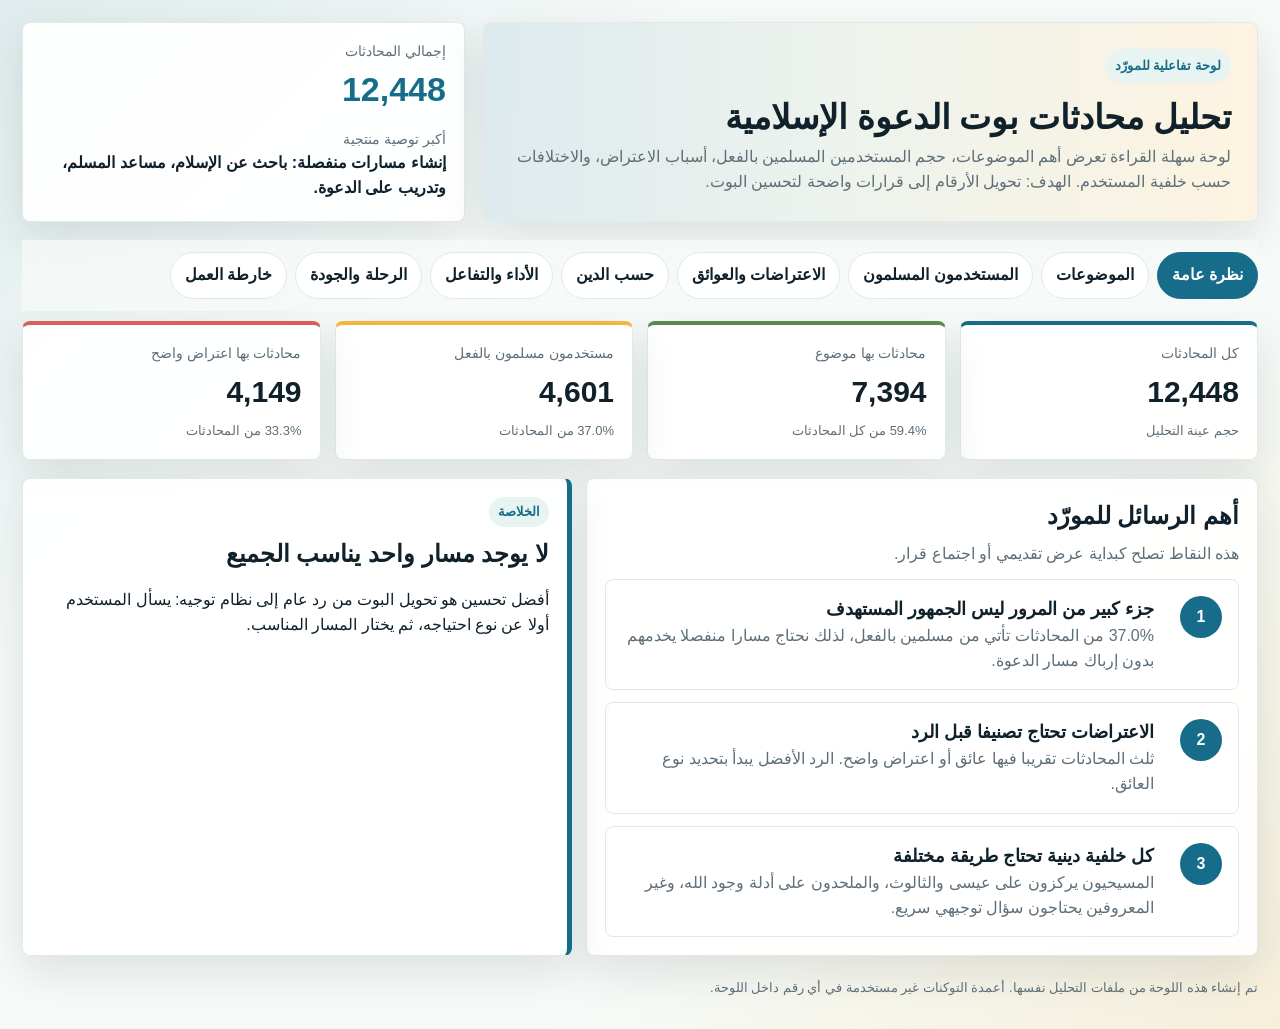
<file: LLM point extraction and analysis/Eng.Menna/islamic_dawah_bot_interactive_dashboard_ar.html>
<!doctype html>
<html lang="ar" dir="rtl">
<head>
  <meta charset="utf-8">
  <meta name="viewport" content="width=device-width, initial-scale=1">
  <title>لوحة تحليل محادثات بوت الدعوة الإسلامية</title>
  <style>
    :root {
      --ink: #10212b;
      --muted: #5f6f79;
      --bg: #f6faf8;
      --panel: #ffffff;
      --line: #dfe9e5;
      --teal: #176d89;
      --green: #5c8a4a;
      --gold: #f4b63e;
      --rose: #d95f59;
      --violet: #6d5bd0;
      --shadow: 0 16px 44px rgba(16, 33, 43, .11);
      --radius: 8px;
    }
    * { box-sizing: border-box; }
    body {
      margin: 0;
      font-family: Arial, Tahoma, sans-serif;
      color: var(--ink);
      background:
        linear-gradient(135deg, rgba(23,109,137,.10), transparent 30%),
        linear-gradient(315deg, rgba(244,182,62,.16), transparent 32%),
        var(--bg);
      line-height: 1.55;
    }
    .shell { max-width: 1480px; margin: 0 auto; padding: 22px; }
    header {
      display: grid;
      grid-template-columns: 1.4fr .8fr;
      gap: 18px;
      align-items: stretch;
      margin-bottom: 18px;
    }
    .hero, .quick-panel, .card, .chart-card, .drawer {
      background: rgba(255,255,255,.92);
      border: 1px solid rgba(223,233,229,.95);
      box-shadow: var(--shadow);
      border-radius: var(--radius);
    }
    .hero { padding: 26px; position: relative; overflow: hidden; }
    .hero::before {
      content: "";
      position: absolute;
      inset: 0;
      background: linear-gradient(90deg, rgba(23,109,137,.14), rgba(92,138,74,.10), rgba(244,182,62,.16));
      pointer-events: none;
    }
    .hero > * { position: relative; }
    .eyebrow {
      display: inline-flex;
      align-items: center;
      gap: 8px;
      padding: 7px 10px;
      border-radius: 999px;
      background: #e8f4f1;
      color: #176d89;
      font-weight: 700;
      font-size: 13px;
    }
    h1 { font-size: 34px; margin: 14px 0 8px; line-height: 1.18; }
    .hero p { max-width: 850px; color: var(--muted); margin: 0; font-size: 16px; }
    .quick-panel { padding: 18px; display: grid; gap: 12px; }
    .big-number { font-size: 34px; font-weight: 800; color: var(--teal); }
    .quick-label { color: var(--muted); font-size: 14px; }
    .nav {
      display: flex;
      flex-wrap: wrap;
      gap: 8px;
      position: sticky;
      top: 0;
      z-index: 20;
      padding: 12px 0;
      backdrop-filter: blur(14px);
      background: rgba(246,250,248,.78);
    }
    .nav button, .control button {
      border: 1px solid var(--line);
      background: #fff;
      color: var(--ink);
      border-radius: 999px;
      padding: 10px 14px;
      font: inherit;
      cursor: pointer;
      transition: .18s ease;
      font-weight: 700;
    }
    .nav button:hover, .control button:hover { transform: translateY(-1px); box-shadow: 0 8px 18px rgba(16,33,43,.10); }
    .nav button.active, .control button.active { background: var(--teal); color: white; border-color: var(--teal); }
    section { display: none; animation: rise .24s ease; }
    section.active { display: block; }
    @keyframes rise { from { opacity: 0; transform: translateY(8px); } to { opacity: 1; transform: none; } }
    .grid { display: grid; gap: 14px; }
    .metrics { grid-template-columns: repeat(4, minmax(0, 1fr)); margin: 10px 0 18px; }
    .card { padding: 18px; min-height: 126px; }
    .card .label { color: var(--muted); font-size: 14px; }
    .card .value { font-size: 30px; font-weight: 800; margin: 5px 0; }
    .card .hint { color: var(--muted); font-size: 13px; }
    .accent-teal { border-top: 4px solid var(--teal); }
    .accent-green { border-top: 4px solid var(--green); }
    .accent-gold { border-top: 4px solid var(--gold); }
    .accent-rose { border-top: 4px solid var(--rose); }
    .two-col { grid-template-columns: minmax(0, 1.1fr) minmax(320px, .9fr); }
    .three-col { grid-template-columns: repeat(3, minmax(0, 1fr)); }
    .chart-card { padding: 18px; overflow: hidden; }
    .chart-head { display: flex; align-items: center; justify-content: space-between; gap: 10px; margin-bottom: 12px; }
    h2 { margin: 0 0 8px; font-size: 24px; }
    h3 { margin: 0; font-size: 18px; }
    .subtle { color: var(--muted); margin: 0; }
    .bar-list { display: grid; gap: 10px; }
    .bar-row {
      display: grid;
      grid-template-columns: minmax(190px, 280px) minmax(180px, 1fr) 86px;
      gap: 12px;
      align-items: center;
      padding: 9px;
      border: 1px solid #edf3f0;
      border-radius: 8px;
      cursor: pointer;
      background: #fff;
    }
    .bar-row:hover { border-color: rgba(23,109,137,.45); background: #f8fcfb; }
    .bar-label { font-weight: 700; }
    .track { height: 20px; border-radius: 999px; background: #e9f1ee; overflow: hidden; position: relative; }
    .fill { height: 100%; min-width: 5px; border-radius: inherit; background: linear-gradient(90deg, var(--teal), #23a0a8); transition: width .55s ease; }
    .fill.green { background: linear-gradient(90deg, var(--green), #8ab15f); }
    .fill.rose { background: linear-gradient(90deg, var(--rose), #f29568); }
    .bar-value { font-weight: 800; direction: ltr; text-align: left; }
    .drawer { padding: 18px; border-right: 5px solid var(--teal); min-height: 160px; }
    .drawer .tag {
      display: inline-block;
      padding: 5px 9px;
      border-radius: 999px;
      background: #e8f4f1;
      color: var(--teal);
      font-weight: 700;
      margin-bottom: 8px;
      font-size: 13px;
    }
    .table-wrap { overflow-x: auto; border: 1px solid var(--line); border-radius: 8px; }
    table { width: 100%; border-collapse: collapse; background: white; min-width: 720px; }
    th, td { padding: 12px; border-bottom: 1px solid var(--line); text-align: right; vertical-align: top; }
    th { background: #f2f6f4; color: #29424d; font-size: 13px; }
    tr:last-child td { border-bottom: 0; }
    .heatmap { display: grid; grid-template-columns: 2fr repeat(4, 1fr); border: 1px solid var(--line); border-radius: 8px; overflow: hidden; }
    .heatmap > div { padding: 12px; border-bottom: 1px solid var(--line); border-left: 1px solid var(--line); background: #fff; }
    .heatmap .head { background: #214f70; color: white; font-weight: 800; }
    .heatmap .cell { text-align: center; font-weight: 800; }
    .playbook-list { display: grid; grid-template-columns: repeat(2, minmax(0, 1fr)); gap: 12px; }
    .playbook {
      border: 1px solid var(--line);
      border-radius: 8px;
      padding: 14px;
      background: #fff;
      cursor: pointer;
      transition: .18s ease;
    }
    .playbook:hover { transform: translateY(-2px); box-shadow: 0 12px 28px rgba(16,33,43,.10); }
    .pill { display:inline-flex; padding: 5px 9px; border-radius: 999px; background:#fff3d8; color:#815a00; font-weight:800; font-size:12px; }
    .roadmap { display: grid; gap: 12px; counter-reset: step; }
    .step {
      display: grid;
      grid-template-columns: 56px 1fr;
      gap: 12px;
      align-items: start;
      padding: 16px;
      border: 1px solid var(--line);
      border-radius: 8px;
      background: white;
    }
    .step::before {
      counter-increment: step;
      content: counter(step);
      display: grid;
      place-items: center;
      width: 42px;
      height: 42px;
      border-radius: 50%;
      background: var(--teal);
      color: white;
      font-weight: 900;
    }
    .search {
      width: 100%;
      border: 1px solid var(--line);
      border-radius: 8px;
      padding: 12px 14px;
      font: inherit;
      margin-bottom: 12px;
      background: white;
    }
    .control { display: flex; flex-wrap: wrap; gap: 8px; margin: 12px 0; }
    footer { color: var(--muted); padding: 22px 0 8px; font-size: 13px; }
    @media (max-width: 980px) {
      header, .two-col, .three-col, .metrics { grid-template-columns: 1fr; }
      .playbook-list { grid-template-columns: 1fr; }
      .bar-row { grid-template-columns: 1fr; }
      .heatmap { grid-template-columns: 1.5fr repeat(4, minmax(72px, 1fr)); font-size: 13px; }
      h1 { font-size: 28px; }
    }
  </style>
</head>
<body>
  <div class="shell">
    <header>
      <div class="hero">
        <span class="eyebrow">لوحة تفاعلية للمورّد</span>
        <h1>تحليل محادثات بوت الدعوة الإسلامية</h1>
        <p>لوحة سهلة القراءة تعرض أهم الموضوعات، حجم المستخدمين المسلمين بالفعل، أسباب الاعتراض، والاختلافات حسب خلفية المستخدم. الهدف: تحويل الأرقام إلى قرارات واضحة لتحسين البوت.</p>
      </div>
      <div class="quick-panel">
        <div>
          <div class="quick-label">إجمالي المحادثات</div>
          <div class="big-number" id="quickTotal"></div>
        </div>
        <div>
          <div class="quick-label">أكبر توصية منتجية</div>
          <strong>إنشاء مسارات منفصلة: باحث عن الإسلام، مساعد المسلم، وتدريب على الدعوة.</strong>
        </div>
      </div>
    </header>

    <nav class="nav" aria-label="أقسام لوحة البيانات">
      <button data-tab="overview" class="active">نظرة عامة</button>
      <button data-tab="topics">الموضوعات</button>
      <button data-tab="muslim">المستخدمون المسلمون</button>
      <button data-tab="barriers">الاعتراضات والعوائق</button>
      <button data-tab="religions">حسب الدين</button>
      <button data-tab="performance">الأداء والتفاعل</button>
      <button data-tab="journey">الرحلة والجودة</button>
      <button data-tab="roadmap">خارطة العمل</button>
    </nav>

    <section id="overview" class="active">
      <div class="grid metrics" id="overviewMetrics"></div>
      <div class="grid two-col">
        <div class="chart-card">
          <div class="chart-head">
            <div>
              <h2>أهم الرسائل للمورّد</h2>
              <p class="subtle">هذه النقاط تصلح كبداية عرض تقديمي أو اجتماع قرار.</p>
            </div>
          </div>
          <div class="roadmap">
            <div class="step"><div><h3>جزء كبير من المرور ليس الجمهور المستهدف</h3><p class="subtle">37.0% من المحادثات تأتي من مسلمين بالفعل، لذلك نحتاج مسارا منفصلا يخدمهم بدون إرباك مسار الدعوة.</p></div></div>
            <div class="step"><div><h3>الاعتراضات تحتاج تصنيفا قبل الرد</h3><p class="subtle">ثلث المحادثات تقريبا فيها عائق أو اعتراض واضح. الرد الأفضل يبدأ بتحديد نوع العائق.</p></div></div>
            <div class="step"><div><h3>كل خلفية دينية تحتاج طريقة مختلفة</h3><p class="subtle">المسيحيون يركزون على عيسى والثالوث، والملحدون على أدلة وجود الله، وغير المعروفين يحتاجون سؤال توجيهي سريع.</p></div></div>
          </div>
        </div>
        <div class="drawer" id="overviewDrawer">
          <span class="tag">الخلاصة</span>
          <h2>لا يوجد مسار واحد يناسب الجميع</h2>
          <p>أفضل تحسين هو تحويل البوت من رد عام إلى نظام توجيه: يسأل المستخدم أولا عن نوع احتياجه، ثم يختار المسار المناسب.</p>
        </div>
      </div>
    </section>

    <section id="topics">
      <div class="grid two-col">
        <div class="chart-card">
          <div class="chart-head">
            <div>
              <h2>أكثر الموضوعات تكرارا</h2>
              <p class="subtle">اضغط على أي شريط لعرض تفسير سريع.</p>
            </div>
          </div>
          <div id="topicBars" class="bar-list"></div>
        </div>
        <div class="drawer" id="topicDrawer"></div>
      </div>
      <div class="chart-card" style="margin-top:14px">
        <h2>أكثر الكلمات/العناوين الأصلية كما استخرجها النموذج</h2>
        <div class="table-wrap"><table id="exactTopicsTable"></table></div>
      </div>
    </section>

    <section id="muslim">
      <div class="grid metrics" id="muslimMetrics"></div>
      <div class="grid two-col">
        <div class="chart-card">
          <h2>أنواع محادثات المسلمين بالفعل</h2>
          <div id="muslimTypeBars" class="bar-list"></div>
        </div>
        <div class="chart-card">
          <h2>ماذا يطلب المسلمون من البوت؟</h2>
          <div id="muslimNeedBars" class="bar-list"></div>
        </div>
      </div>
      <div class="drawer" style="margin-top:14px">
        <span class="tag">قرار منتجي</span>
        <h2>مساعد المسلم ليس ميزة جانبية</h2>
        <p>عندما يكون أكثر من ثلث المرور من مسلمين بالفعل، فالمسار المنفصل يصبح ضروريا: فقه، عبادة، قرآن وحديث، تدريب على الدعوة، ومساعدة في كتابة المحتوى.</p>
      </div>
    </section>

    <section id="barriers">
      <div class="grid two-col">
        <div class="chart-card">
          <div class="chart-head">
            <div>
              <h2>أهم العوائق أمام قبول الإسلام</h2>
              <p class="subtle">اضغط على العائق لمعرفة نوع المحتوى المطلوب.</p>
            </div>
          </div>
          <div id="barrierBars" class="bar-list"></div>
        </div>
        <div class="drawer" id="barrierDrawer"></div>
      </div>
      <div class="chart-card" style="margin-top:14px">
        <h2>خريطة حرارية: العوائق حسب الدين المتوقع</h2>
        <p class="subtle">اللون الأقوى يعني عددا أعلى داخل نفس الجدول.</p>
        <div id="heatmap" class="heatmap"></div>
      </div>
    </section>

    <section id="religions">
      <div class="grid two-col">
        <div class="chart-card">
          <h2>حجم المحادثات حسب الدين المتوقع</h2>
          <input id="religionSearch" class="search" type="search" placeholder="ابحث عن شريحة مثل: المسيحية، الإلحاد، الإسلام">
          <div id="religionBars" class="bar-list"></div>
        </div>
        <div class="drawer" id="religionDrawer"></div>
      </div>
      <div class="chart-card" style="margin-top:14px">
        <h2>بطاقات مختصرة لكل شريحة</h2>
        <div id="playbooks" class="playbook-list"></div>
      </div>
    </section>

    <section id="performance">
      <div class="grid metrics" id="performanceMetrics"></div>
      <div class="grid two-col">
        <div class="chart-card">
          <h2>اللغات الأكثر استخداما</h2>
          <p class="subtle">العربية والإنجليزية تمثلان معظم المحادثات، لذلك تحسينهما له أثر مباشر.</p>
          <div id="languageBars" class="bar-list"></div>
        </div>
        <div class="chart-card">
          <h2>جودة البوت حسب اللغة</h2>
          <p class="subtle">الدرجة من 5. اللغات الصغيرة جدا غير معروضة حتى لا نعتمد على عينات ضعيفة.</p>
          <div id="languageQualityBars" class="bar-list"></div>
        </div>
      </div>
      <div class="grid two-col" style="margin-top:14px">
        <div class="chart-card">
          <h2>درجات التفاعل</h2>
          <p class="subtle">ما يقرب من نصف المحادثات لا تصل إلى تفاعل حقيقي.</p>
          <div id="engagementBars" class="bar-list"></div>
        </div>
        <div class="chart-card">
          <h2>من يقود المحادثة؟</h2>
          <p class="subtle">المحادثات المتوازنة تحقق تفاعلا أعلى بكثير من محادثات يسيطر عليها البوت.</p>
          <div id="flowBars" class="bar-list"></div>
        </div>
      </div>
      <div class="grid two-col" style="margin-top:14px">
        <div class="chart-card">
          <h2>حالة المستخدم عند البداية</h2>
          <div id="moodBars" class="bar-list"></div>
        </div>
        <div class="chart-card">
          <h2>كيف تنتهي المحادثات؟</h2>
          <div id="endingBars" class="bar-list"></div>
        </div>
      </div>
      <div class="drawer" style="margin-top:14px">
        <span class="tag">تشخيص الأداء</span>
        <h2>المشكلة ليست عداء المستخدمين، بل أسلوب الحوار</h2>
        <p>أغلب المستخدمين يبدأون محايدين، لكن 59.4% يختفون قبل الوصول إلى نتيجة. وعندما يكون الحوار متوازنا يصل متوسط التفاعل إلى 4.26، بينما ينخفض إلى 1.81 عندما يسيطر البوت على الكلام. هذا يعني أن أكبر فرصة تحسين هي أن يسأل البوت أكثر ويستمع أكثر ويقلل المحاضرات الطويلة.</p>
      </div>
    </section>

    <section id="journey">
      <div class="grid metrics" id="journeyMetrics"></div>
      <div class="grid two-col">
        <div class="chart-card">
          <h2>نية المستخدم الحقيقية</h2>
          <p class="subtle">ليس كل زائر فرصة تحويل. الهدف هو التعرف بسرعة على الباحث الجاد ورعايته.</p>
          <div id="intentBars" class="bar-list"></div>
        </div>
        <div class="chart-card">
          <h2>رحلة غير المسلمين داخل مسار الدعوة</h2>
          <p class="subtle">العينة هنا 5,013 محادثة دعوية مع غير المسلمين.</p>
          <div id="funnelBars" class="bar-list"></div>
        </div>
      </div>
      <div class="grid two-col" style="margin-top:14px">
        <div class="chart-card">
          <h2>إلقاء النصوص الطويلة</h2>
          <p class="subtle">عندما يلقي البوت نصوصا عامة طويلة تنخفض الجودة بوضوح.</p>
          <div id="scriptBars" class="bar-list"></div>
        </div>
        <div class="chart-card">
          <h2>توزيع جودة ردود البوت</h2>
          <p class="subtle">معظم الردود مقبولة لكنها عامة؛ الفرصة هي رفع درجات 3 إلى 4 و5.</p>
          <div id="qualityBars" class="bar-list"></div>
        </div>
      </div>
      <div class="chart-card" style="margin-top:14px">
        <h2>متوسط الجودة حسب نوع المحادثة</h2>
        <div id="qualityPurposeBars" class="bar-list"></div>
      </div>
      <div class="drawer" style="margin-top:14px">
        <span class="tag">فرصة التحسين</span>
        <h2>التحويل موجود، لكن المرحلة الأخيرة ضعيفة</h2>
        <p>يوجد 2,013 باحثا جادا و262 مستخدما أظهروا اهتماما بالدخول في الإسلام. وفي مسار الدعوة لغير المسلمين، أعلن 146 مستخدما الدخول في الإسلام، لكن عدد القريبين من القرار قليل جدا. لذلك يجب التركيز على نقل المستخدم من مرحلة فهم الأدلة إلى مرحلة قرار واضحة، بدون ضغط أو إطالة.</p>
      </div>
    </section>

    <section id="roadmap">
      <div class="chart-card">
        <h2>خارطة عمل مقترحة للمورّد</h2>
        <p class="subtle">مرتبة حسب الأثر المتوقع وسهولة النقاش مع فريق المنتج.</p>
        <div class="roadmap" style="margin-top:12px">
          <div class="step"><div><h3>سؤال توجيهي في بداية المحادثة</h3><p>يفصل الباحث عن الإسلام عن المسلم وعن المستخدم خارج الموضوع. هذا يقلل الردود الطويلة غير المناسبة.</p></div></div>
          <div class="step"><div><h3>مسار مساعد المسلم</h3><p>لأن 37.0% من المحادثات تأتي من مسلمين بالفعل. المسار يخدم الفقه والعبادة والتدريب على الدعوة.</p></div></div>
          <div class="step"><div><h3>محرك يحدد الاعتراض أولا</h3><p>يصنف الاعتراض إلى عقلي، عاطفي، أخلاقي، أو متعلق بالنصوص، ثم يختار الرد المناسب.</p></div></div>
          <div class="step"><div><h3>نصوص مختلفة حسب خلفية المستخدم</h3><p>المسيحي يحتاج مسار عيسى والثالوث، والملحد يحتاج مسار أدلة الخالق، وغير المعروف يحتاج سؤال تحديد سريع.</p></div></div>
          <div class="step"><div><h3>مراجعة شهرية للفئات الطويلة</h3><p>فئات أخرى/طويلة الذيل تحتوي على إشارات مبكرة لموضوعات جديدة يجب تحويلها إلى محتوى تدريبي.</p></div></div>
        </div>
      </div>
      <div class="chart-card" style="margin-top:14px">
        <h2>ملفات التحليل المصدر</h2>
        <div class="table-wrap"><table id="sourceTable"></table></div>
      </div>
    </section>

    <footer>تم إنشاء هذه اللوحة من ملفات التحليل نفسها. أعمدة التوكنات غير مستخدمة في أي رقم داخل اللوحة.</footer>
  </div>

  <script>
    const DATA = {"metrics": {"total": 12448, "topicConversations": 7394, "noTopic": 5054, "topicMentions": 22028, "muslim": 4601, "muslimShare": "37.0%", "nonMuslim": 7847, "barrierConversations": 4149, "barrierShare": "33.3%", "barrierMentions": 8732, "religionProfiles": 10, "botDominated": 9876, "botDominatedShare": "79.3%", "ghosted": 7391, "ghostedShare": "59.4%", "scriptDumping": 3853, "scriptDumpingShare": "31.0%", "converted": 146}, "topicRows": [{"label": "العبادات وأركان الإسلام", "source": "Islamic Practice and Pillars", "value": 1862, "conversations": 1313, "share": "17.8%", "note": "Five Pillars of Islam, Salah, Wudu, Dua, Pillars of Islam"}, {"label": "التوحيد", "source": "Tawhid / Monotheism", "value": 1596, "conversations": 1511, "share": "20.4%", "note": "Tawhid, Tawheed, Monotheism, Oneness of God, Shirk"}, {"label": "القرآن: الحفظ والمصداقية والدراسة", "source": "Quran: Preservation, Authenticity, and Study", "value": 1523, "conversations": 1228, "share": "16.6%", "note": "Quranic preservation, Preservation of the Quran, Scientific miracles in the Quran, Quran, Authenticity of the Quran"}, {"label": "عيسى عليه السلام: طبيعته ومكانته", "source": "Jesus: Nature, Divinity, and Role", "value": 1374, "conversations": 1133, "share": "15.3%", "note": "Divinity of Jesus, Nature of Jesus, Prophethood of Jesus, Crucifixion of Jesus, Divinity of Christ"}, {"label": "أدلة وجود الخالق", "source": "Creator / Existence Arguments", "value": 1270, "conversations": 839, "share": "11.3%", "note": "Existence of a Creator, Existence of God, Fine-tuning of the universe, Origin of the universe, Purpose of creation"}, {"label": "المرأة والحجاب والزواج", "source": "Women, Modesty, and Marriage", "value": 836, "conversations": 614, "share": "8.3%", "note": "Hijab, Niqab, Polygamy, Modesty, Women's rights in Islam"}, {"label": "النبوة والنبي محمد", "source": "Prophethood and Prophet Muhammad", "value": 821, "conversations": 773, "share": "10.5%", "note": "Prophethood of Muhammad, Prophethood, Finality of Prophethood, Prophet Muhammad, Prophet Muhammad's marriage to Aisha"}, {"label": "الثالوث", "source": "Trinity", "value": 727, "conversations": 727, "share": "9.8%", "note": "Trinity, The Trinity, Rejection of Trinity, Holy Trinity, Refutation of Trinity"}, {"label": "الكتاب المقدس والنبوءات", "source": "Bible, Scripture, and Biblical Prophecy", "value": 681, "conversations": 583, "share": "7.9%", "note": "Biblical interpretation, Biblical corruption, Deuteronomy 18:18, Biblical contradictions, Preservation of Scripture"}, {"label": "الشريعة والأخلاق والقضايا الاجتماعية", "source": "Islamic Law, Ethics, and Social Issues", "value": 673, "conversations": 575, "share": "7.8%", "note": "Jihad, Islamic jurisprudence, Slavery in Islam, Apostasy, Prohibition of pork"}, {"label": "الدعوة والحوار بين الأديان", "source": "Dawah and Interfaith Dialogue", "value": 552, "conversations": 471, "share": "6.4%", "note": "Dawah methodology, Interfaith dialogue techniques, Interfaith communication, Interfaith dialogue, Christian-Muslim dialogue"}, {"label": "صفات الله", "source": "God's Nature and Attributes", "value": 538, "conversations": 523, "share": "7.1%", "note": "Nature of God, Attributes of Allah, Attributes of God, Nature of Allah, Concept of God"}], "exactTopicRows": [{"label": "Tawhid", "value": 906, "conversations": 906}, {"label": "Trinity", "value": 723, "conversations": 723}, {"label": "Divinity of Jesus", "value": 449, "conversations": 449}, {"label": "Dawah methodology", "value": 299, "conversations": 299}, {"label": "Nature of Jesus", "value": 280, "conversations": 280}, {"label": "Existence of a Creator", "value": 229, "conversations": 229}, {"label": "Nature of God", "value": 225, "conversations": 225}, {"label": "Purpose of life", "value": 225, "conversations": 225}, {"label": "Shahada", "value": 224, "conversations": 224}, {"label": "Five Pillars of Islam", "value": 207, "conversations": 207}, {"label": "Tawheed", "value": 204, "conversations": 204}, {"label": "Existence of God", "value": 180, "conversations": 180}], "muslimTypeRows": [{"label": "إرشاد إسلامي", "value": 2690, "share": "58.5%"}, {"label": "تدريب على الدعوة", "value": 838, "share": "18.2%"}, {"label": "تفاعل قليل أو معدوم", "value": 537, "share": "11.7%"}, {"label": "خارج نطاق الموضوع", "value": 311, "share": "6.8%"}, {"label": "مساعدة في المحتوى", "value": 117, "share": "2.5%"}, {"label": "نقاش عقائدي", "value": 37, "share": "0.8%"}, {"label": "دعوة", "value": 34, "share": "0.7%"}, {"label": "دعم نفسي أو شخصي", "value": 29, "share": "0.6%"}, {"label": "مسلم يتعلم الأساسيات", "value": 8, "share": "0.2%"}], "muslimNeedRows": [{"label": "فقه وإرشاد إسلامي", "value": 2251, "share": "48.9%"}, {"label": "خارج الموضوع أو تفاعل ضعيف", "value": 1125, "share": "24.5%"}, {"label": "تدريب على الدعوة والرد على الشبهات", "value": 926, "share": "20.1%"}, {"label": "دعم نفسي أو شخصي", "value": 158, "share": "3.4%"}, {"label": "مساعدة في الكتابة والمحتوى", "value": 119, "share": "2.6%"}, {"label": "احتياج آخر لمستخدم مسلم", "value": 12, "share": "0.3%"}, {"label": "تعلم أساسيات العقيدة والقرآن والحديث", "value": 10, "share": "0.2%"}], "barrierRows": [{"label": "أدلة وجود الله / الشك العقلي", "source": "Evidence for God / Logical Skepticism", "type": "Intellectual / Philosophical", "value": 1452, "mentions": 1857, "share": "35.0%", "need": "مكتبة قصيرة لأدلة وجود الخالق: السببية، الإتقان، الغاية، وسؤال من خلق الله؟"}, {"label": "ضعف الاهتمام أو عدم الرغبة", "source": "Apathy / Lack of Interest", "type": "Emotional / Motivational", "value": 1046, "mentions": 1049, "share": "25.2%", "need": "أسلوب هادئ يبدأ بالاهتمام والمعنى، بدون إطالة أو ضغط على المستخدم."}, {"label": "الثالوث وألوهية عيسى في العقيدة المسيحية", "source": "Christian Doctrine: Trinity and Jesus' Divinity", "type": "Intellectual / Theological", "value": 710, "mentions": 1141, "share": "17.1%", "need": "مسار واضح عن التوحيد ومكانة عيسى عليه السلام، والثالوث والخلاص والصلب."}, {"label": "اعتراضات أخلاقية: المرأة والجنس والأسرة", "source": "Moral Objections: Gender, Sexual Ethics, and Family", "type": "Moral / Social", "value": 381, "mentions": 543, "share": "9.2%", "need": "إجابات حساسة عن المرأة والحجاب والزواج والأسرة بنبرة رحيمة."}, {"label": "موثوقية النصوص الدينية وحفظها", "source": "Scripture Authority and Preservation", "type": "Intellectual / Textual", "value": 300, "mentions": 351, "share": "7.2%", "need": "شرح حفظ القرآن ومعايير معرفة الوحي الصحيح ومقارنة النصوص."}, {"label": "النبوة والنبي محمد", "source": "Prophethood and Prophet Muhammad", "type": "Intellectual / Theological", "value": 291, "mentions": 333, "share": "7.0%", "need": "عرض دلائل النبوة وشخصية النبي محمد والرد على الشبهات المتكررة."}, {"label": "مشكلة في تجربة البوت وليست اعتراضا حقيقيا", "source": "Bot / UX Friction Instead of Real Objection", "type": "Bot Training / UX", "value": 197, "mentions": 252, "share": "4.7%", "need": "تحسين تجربة البوت: أسئلة أقصر، فهم أفضل، وردود أقل عمومية."}, {"label": "العنف والإرهاب والصورة الإعلامية السلبية", "source": "Violence, Terrorism, and Negative Media Image", "type": "Moral / Media Perception", "value": 192, "mentions": 262, "share": "4.6%", "need": "تفريق واضح بين الإسلام وتصرفات الأفراد، مع شرح الرحمة والعدل."}, {"label": "الهوية والثقافة والتكلفة الاجتماعية", "source": "Identity, Culture, and Social Cost", "type": "Cultural / Social", "value": 169, "mentions": 186, "share": "4.1%", "need": "مراجعة أمثلة المحادثات لتحديد هل نحتاج مسارا جديدا."}, {"label": "ارتباك مذهبي داخل الإسلام", "source": "Sectarian Confusion / Intra-Muslim Complexity", "type": "Intellectual / Community", "value": 105, "mentions": 129, "share": "2.5%", "need": "مراجعة أمثلة المحادثات لتحديد هل نحتاج مسارا جديدا."}, {"label": "Distrust, Trauma, or Personal Suffering", "source": "Distrust, Trauma, or Personal Suffering", "type": "Emotional / Trust", "value": 61, "mentions": 66, "share": "1.5%", "need": "مراجعة أمثلة المحادثات لتحديد هل نحتاج مسارا جديدا."}, {"label": "Free Will, Predestination, and Divine Justice", "source": "Free Will, Predestination, and Divine Justice", "type": "Intellectual / Philosophical", "value": 56, "mentions": 69, "share": "1.3%", "need": "مراجعة أمثلة المحادثات لتحديد هل نحتاج مسارا جديدا."}], "matrix": [{"label": "أدلة وجود الله / الشك العقلي", "Christianity": 462, "Atheism": 573, "Islam": 37, "Unknown": 101}, {"label": "ضعف الاهتمام أو عدم الرغبة", "Christianity": 251, "Atheism": 21, "Islam": 1, "Unknown": 588}, {"label": "الثالوث وألوهية عيسى في العقيدة المسيحية", "Christianity": 658, "Atheism": 5, "Islam": 40, "Unknown": 1}, {"label": "اعتراضات أخلاقية: المرأة والجنس والأسرة", "Christianity": 99, "Atheism": 57, "Islam": 52, "Unknown": 114}, {"label": "موثوقية النصوص الدينية وحفظها", "Christianity": 197, "Atheism": 31, "Islam": 40, "Unknown": 13}, {"label": "النبوة والنبي محمد", "Christianity": 127, "Atheism": 26, "Islam": 55, "Unknown": 45}, {"label": "مشكلة في تجربة البوت وليست اعتراضا حقيقيا", "Christianity": 31, "Atheism": 18, "Islam": 98, "Unknown": 30}, {"label": "العنف والإرهاب والصورة الإعلامية السلبية", "Christianity": 72, "Atheism": 20, "Islam": 27, "Unknown": 45}], "religionRows": [{"label": "الإسلام", "source": "Islam", "value": 4552, "share": "36.6%", "topics": "Other / Long-tail Topics (3100); Islamic Practice and Pillars (1338); Quran: Preservation, Authenticity, and Study (783)", "objections": "Other / Unclustered Barrier (515); Bot / UX Friction Instead of Real Objection (135); Moral Objections: Gender, Sexual Ethics, and Family (68)", "script": "حوّل المستخدم إلى مسار مساعد المسلم: فقه، عبادة، قرآن وحديث، توبة، وتدريب على الدعوة.", "mood": "Neutral -> Ghosted"}, {"label": "غير معروف", "source": "Unknown", "value": 4412, "share": "35.4%", "topics": "Other / Long-tail Topics (850); Islamic Practice and Pillars (279); Quran: Preservation, Authenticity, and Study (245)", "objections": "Apathy / Lack of Interest (590); Other / Unclustered Barrier (166); Moral Objections: Gender, Sexual Ethics, and Family (165)", "script": "ابدأ بسؤال قصير لتحديد هل المستخدم مسلم، باحث، خارج الموضوع، أو يريد مساعدة أخرى.", "mood": "Neutral -> Ghosted"}, {"label": "المسيحية", "source": "Christianity", "value": 2036, "share": "16.4%", "topics": "Jesus: Nature, Divinity, and Role (1043); Other / Long-tail Topics (881); Tawhid / Monotheism (781)", "objections": "Christian Doctrine: Trinity and Jesus' Divinity (1080); Other / Unclustered Barrier (834); Evidence for God / Logical Skepticism (507)", "script": "ابدأ بالتوحيد ومكانة عيسى في الإسلام، ثم عالج الثالوث والخلاص والكتاب المقدس بهدوء.", "mood": "Neutral -> Ghosted"}, {"label": "الإلحاد", "source": "Atheism", "value": 671, "share": "5.4%", "topics": "Creator / Existence Arguments (665); Other / Long-tail Topics (447); Quran: Preservation, Authenticity, and Study (146)", "objections": "Evidence for God / Logical Skepticism (842); Other / Unclustered Barrier (464); Moral Objections: Gender, Sexual Ethics, and Family (83)", "script": "ابدأ بأدلة وجود الخالق والمعنى والغاية، ولا تبدأ بالنصوص الدينية مباشرة.", "mood": "Neutral -> Ghosted"}, {"label": "الهندوسية", "source": "Hinduism", "value": 212, "share": "1.7%", "topics": "Other / Long-tail Topics (125); Tawhid / Monotheism (115); Shahada / Conversion (57)", "objections": "Other / Unclustered Barrier (83); Apathy / Lack of Interest (53); Evidence for God / Logical Skepticism (32)", "script": "ركز على التوحيد الخالص، معنى الوحي، واحترام خلفية المستخدم.", "mood": "Neutral -> Ghosted"}, {"label": "اللاأدرية", "source": "Agnosticism", "value": 161, "share": "1.3%", "topics": "Other / Long-tail Topics (163); Creator / Existence Arguments (84); Divine Justice, Free Will, and Evil (48)", "objections": "Evidence for God / Logical Skepticism (143); Other / Unclustered Barrier (128); Moral Objections: Gender, Sexual Ethics, and Family (22)", "script": "استخدم أسلوب اكتشاف هادئ: ما الحقيقة؟ ما الدليل؟ وما معنى وجود خالق؟", "mood": "Neutral -> Ghosted"}, {"label": "غير متدين", "source": "Irreligion", "value": 107, "share": "0.9%", "topics": "Other / Long-tail Topics (86); Creator / Existence Arguments (45); Purpose of Life / Creation (26)", "objections": "Other / Unclustered Barrier (77); Evidence for God / Logical Skepticism (51); Apathy / Lack of Interest (29)", "script": "اسأل سؤالا قصيرا لتحديد الحاجة قبل تقديم إجابة طويلة.", "mood": "Neutral -> Ghosted"}, {"label": "أخرى", "source": "Other", "value": 106, "share": "0.9%", "topics": "Other / Long-tail Topics (121); Tawhid / Monotheism (34); Prophethood and Prophet Muhammad (28)", "objections": "Other / Unclustered Barrier (92); Evidence for God / Logical Skepticism (45); Apathy / Lack of Interest (23)", "script": "اسأل سؤالا قصيرا لتحديد الحاجة قبل تقديم إجابة طويلة.", "mood": "Neutral -> Ghosted"}, {"label": "البوذية", "source": "Buddhism", "value": 103, "share": "0.8%", "topics": "Other / Long-tail Topics (76); Creator / Existence Arguments (43); Purpose of Life / Creation (23)", "objections": "Apathy / Lack of Interest (45); Evidence for God / Logical Skepticism (44); Other / Unclustered Barrier (34)", "script": "اسأل سؤالا قصيرا لتحديد الحاجة قبل تقديم إجابة طويلة.", "mood": "Neutral -> Ghosted"}, {"label": "اليهودية", "source": "Judaism", "value": 88, "share": "0.7%", "topics": "Other / Long-tail Topics (60); Prophethood and Prophet Muhammad (33); Tawhid / Monotheism (31)", "objections": "Other / Unclustered Barrier (39); Evidence for God / Logical Skepticism (34); Apathy / Lack of Interest (27)", "script": "ركز على استمرار رسالة الأنبياء، ومكانة النبي محمد، وحفظ القرآن والتوراة.", "mood": "Neutral -> Ghosted"}], "languageRows": [{"label": "العربية", "value": 5709, "share": "45.9%"}, {"label": "الإنجليزية", "value": 4274, "share": "34.3%"}, {"label": "السواحيلية", "value": 613, "share": "4.9%"}, {"label": "اليابانية", "value": 355, "share": "2.9%"}, {"label": "الفرنسية", "value": 302, "share": "2.4%"}, {"label": "الكردية", "value": 194, "share": "1.6%"}, {"label": "التاغالوغ", "value": 158, "share": "1.3%"}, {"label": "الكورية", "value": 121, "share": "1.0%"}, {"label": "الإسبانية", "value": 96, "share": "0.8%"}, {"label": "الأردية", "value": 93, "share": "0.7%"}, {"label": "الصينية", "value": 71, "share": "0.6%"}, {"label": "الألمانية", "value": 51, "share": "0.4%"}], "languageQualityRows": [{"label": "السواحيلية", "value": 3.91, "users": 613}, {"label": "الكورية", "value": 3.52, "users": 121}, {"label": "اليابانية", "value": 3.5, "users": 355}, {"label": "العربية", "value": 3.05, "users": 5709}, {"label": "الفرنسية", "value": 2.96, "users": 302}, {"label": "الإنجليزية", "value": 2.92, "users": 4274}, {"label": "الإسبانية", "value": 2.79, "users": 96}, {"label": "الكردية", "value": 2.71, "users": 194}, {"label": "الصينية", "value": 2.51, "users": 71}], "purposeRows": [{"label": "الدعوة - المهمة الأساسية", "value": 3419, "share": "27.5%"}, {"label": "تفاعل قليل أو معدوم", "value": 2834, "share": "22.8%"}, {"label": "إرشاد إسلامي", "value": 2814, "share": "22.6%"}, {"label": "نقاش عقائدي", "value": 1354, "share": "10.9%"}, {"label": "تدريب على الدعوة", "value": 912, "share": "7.3%"}, {"label": "خارج الموضوع", "value": 783, "share": "6.3%"}, {"label": "مساعدة في المحتوى", "value": 269, "share": "2.2%"}, {"label": "دعم نفسي أو شخصي", "value": 54, "share": "0.4%"}], "purposeEngagementRows": [{"label": "نقاش عقائدي", "value": 3.68, "conversations": 1354}, {"label": "تدريب على الدعوة", "value": 3.35, "conversations": 912}, {"label": "إرشاد إسلامي", "value": 2.81, "conversations": 2814}, {"label": "دعم نفسي أو شخصي", "value": 2.63, "conversations": 54}, {"label": "مساعدة في المحتوى", "value": 2.23, "conversations": 269}, {"label": "الدعوة - المهمة الأساسية", "value": 2.21, "conversations": 3419}, {"label": "خارج الموضوع", "value": 1.78, "conversations": 783}, {"label": "تفاعل قليل أو معدوم", "value": 1.05, "conversations": 2834}], "engagementScoreRows": [{"label": "1 - لا يوجد تفاعل حقيقي", "value": 5595, "share": "44.9%"}, {"label": "2 - تفاعل بسيط", "value": 1752, "share": "14.1%"}, {"label": "3 - يرد فقط", "value": 1794, "share": "14.4%"}, {"label": "4 - تفاعل نشط", "value": 2379, "share": "19.1%"}, {"label": "5 - حوار عميق", "value": 927, "share": "7.4%"}], "flowRows": [{"label": "البوت يسيطر على الحديث", "value": 9876, "share": "79.3%", "score": 1.81}, {"label": "حوار متوازن", "value": 2373, "share": "19.1%", "score": 4.26}, {"label": "المستخدم يقود الحديث", "value": 198, "share": "1.6%", "score": 3.38}], "startMoodRows": [{"label": "محايد", "value": 10435, "share": "83.8%"}, {"label": "فضولي", "value": 606, "share": "4.9%"}, {"label": "متشكك", "value": 580, "share": "4.7%"}, {"label": "واثق", "value": 166, "share": "1.3%"}, {"label": "منزعج أو متألم", "value": 154, "share": "1.2%"}, {"label": "متدين أو معظم", "value": 136, "share": "1.1%"}, {"label": "عدائي", "value": 126, "share": "1.0%"}, {"label": "محترم", "value": 61, "share": "0.5%"}], "endingRows": [{"label": "اختفى قبل الوصول لنتيجة", "value": 7391, "share": "59.4%"}, {"label": "انتهى بشكل محايد", "value": 1734, "share": "13.9%"}, {"label": "راض", "value": 880, "share": "7.1%"}, {"label": "بقي متشككا", "value": 421, "share": "3.4%"}, {"label": "خرج بمعلومة", "value": 403, "share": "3.2%"}, {"label": "متفاعل", "value": 391, "share": "3.1%"}, {"label": "محبط", "value": 291, "share": "2.3%"}, {"label": "ممتن", "value": 272, "share": "2.2%"}, {"label": "متقبل", "value": 240, "share": "1.9%"}], "intentRows": [{"label": "مستمع سلبي", "value": 2798, "share": "22.5%"}, {"label": "مسلم يتعلم", "value": 2438, "share": "19.6%"}, {"label": "باحث جاد", "value": 2013, "share": "16.2%"}, {"label": "تحية فقط", "value": 1925, "share": "15.5%"}, {"label": "متحد أو مناظر", "value": 1546, "share": "12.4%"}, {"label": "خارج الموضوع", "value": 911, "share": "7.3%"}, {"label": "إزعاج أو رسائل غير جادة", "value": 340, "share": "2.7%"}, {"label": "اهتمام بالدخول في الإسلام", "value": 262, "share": "2.1%"}, {"label": "تدريب على الدعوة", "value": 192, "share": "1.5%"}], "funnelRows": [{"label": "بداية الفضول", "value": 2230, "share": "44.5%"}, {"label": "يتفاعل مع الأدلة", "value": 1727, "share": "34.5%"}, {"label": "قريب من القرار", "value": 102, "share": "2.0%"}, {"label": "أعلن الدخول في الإسلام", "value": 146, "share": "2.9%"}, {"label": "ترك الحوار أو فقد الاهتمام", "value": 807, "share": "16.1%"}], "scriptRows": [{"label": "لا يوجد إلقاء نصوص طويلة", "value": 8595, "share": "69.0%", "quality": 3.33}, {"label": "يوجد إلقاء نصوص طويلة", "value": 3853, "share": "31.0%", "quality": 2.41}], "qualityScoreRows": [{"label": "1 - مكسور أو غير مناسب", "value": 795, "share": "6.4%"}, {"label": "2 - لم يفهم المقصود", "value": 2909, "share": "23.4%"}, {"label": "3 - مقبول لكن عام", "value": 4907, "share": "39.4%"}, {"label": "4 - جيد", "value": 2600, "share": "20.9%"}, {"label": "5 - ممتاز", "value": 1235, "share": "9.9%"}], "qualityPurposeRows": [{"label": "تدريب على الدعوة", "value": 3.91, "conversations": 912}, {"label": "مساعدة في المحتوى", "value": 3.77, "conversations": 269}, {"label": "إرشاد إسلامي", "value": 3.51, "conversations": 2814}, {"label": "دعم نفسي أو شخصي", "value": 3.44, "conversations": 54}, {"label": "نقاش عقائدي", "value": 3.07, "conversations": 1354}, {"label": "خارج الموضوع", "value": 3.04, "conversations": 783}, {"label": "الدعوة - المهمة الأساسية", "value": 2.86, "conversations": 3419}, {"label": "تفاعل قليل أو معدوم", "value": 2.44, "conversations": 2834}], "sourceFiles": ["C:/Users/menna/Downloads/dawah_bot_report.pdf", "outputs/topic_analysis/islamic_dawah_topics_analysis.xlsx", "outputs/existing_muslim_analysis/existing_muslim_dawah_bot_analysis_no_tokens.xlsx", "outputs/barrier_analysis/objection_blocker_barrier_analysis.xlsx", "outputs/religion_playbooks/religion_specific_concern_playbooks.xlsx"]};
    const fmt = new Intl.NumberFormat('en-US');
    const $ = (sel) => document.querySelector(sel);
    const $$ = (sel) => Array.from(document.querySelectorAll(sel));

    function metricCard(label, value, hint, cls) {
      return `<article class="card ${cls || ''}"><div class="label">${label}</div><div class="value">${value}</div><div class="hint">${hint || ''}</div></article>`;
    }

    function renderMetrics() {
      $('#quickTotal').textContent = fmt.format(DATA.metrics.total);
      $('#overviewMetrics').innerHTML = [
        metricCard('كل المحادثات', fmt.format(DATA.metrics.total), 'حجم عينة التحليل', 'accent-teal'),
        metricCard('محادثات بها موضوع', fmt.format(DATA.metrics.topicConversations), '59.4% من كل المحادثات', 'accent-green'),
        metricCard('مستخدمون مسلمون بالفعل', fmt.format(DATA.metrics.muslim), DATA.metrics.muslimShare + ' من المحادثات', 'accent-gold'),
        metricCard('محادثات بها اعتراض واضح', fmt.format(DATA.metrics.barrierConversations), DATA.metrics.barrierShare + ' من المحادثات', 'accent-rose')
      ].join('');
      $('#muslimMetrics').innerHTML = [
        metricCard('محادثات مسلمين بالفعل', fmt.format(DATA.metrics.muslim), DATA.metrics.muslimShare, 'accent-green'),
        metricCard('غير مسلمين أو غير معروفين', fmt.format(DATA.metrics.nonMuslim), 'باقي المرور', 'accent-teal'),
        metricCard('محادثات بدون موضوع مستخرج', fmt.format(DATA.metrics.noTopic), 'تحتاج تحسين فهم/تصنيف', 'accent-gold'),
        metricCard('ملفات حسب الدين', fmt.format(DATA.metrics.religionProfiles), 'شرائح قابلة للتخصيص', 'accent-rose')
      ].join('');
      $('#performanceMetrics').innerHTML = [
        metricCard('البوت يسيطر على الحديث', fmt.format(DATA.metrics.botDominated), DATA.metrics.botDominatedShare + ' من المحادثات', 'accent-rose'),
        metricCard('المستخدمون يختفون', fmt.format(DATA.metrics.ghosted), DATA.metrics.ghostedShare + ' من النهايات', 'accent-gold'),
        metricCard('أعلى لغة استخداما', 'العربية', '5,709 محادثة', 'accent-green'),
        metricCard('متوسط التفاعل العام', '2.3 / 5', 'من تقرير التحليل الإضافي', 'accent-teal')
      ].join('');
      $('#journeyMetrics').innerHTML = [
        metricCard('باحثون جادون', '2,013', '16.2% من كل المستخدمين', 'accent-teal'),
        metricCard('اهتمام بالدخول في الإسلام', '262', '2.1% من كل المستخدمين', 'accent-green'),
        metricCard('إعلان دخول في الإسلام', fmt.format(DATA.metrics.converted), 'داخل مسار الدعوة لغير المسلمين', 'accent-gold'),
        metricCard('إلقاء نصوص طويلة', fmt.format(DATA.metrics.scriptDumping), DATA.metrics.scriptDumpingShare + ' من المحادثات', 'accent-rose')
      ].join('');
    }

    function barList(container, rows, opts = {}) {
      const max = Math.max(...rows.map(r => r.value), 1);
      container.innerHTML = rows.map((r, i) => `
        <div class="bar-row" data-index="${i}" tabindex="0">
          <div class="bar-label">${r.label}</div>
          <div class="track"><div class="fill ${opts.color || ''}" style="width:${Math.max(2, r.value / max * 100)}%"></div></div>
          <div class="bar-value">${fmt.format(r.value)}</div>
        </div>
      `).join('');
      if (opts.onClick) {
        container.querySelectorAll('.bar-row').forEach(el => {
          el.addEventListener('click', () => opts.onClick(rows[Number(el.dataset.index)]));
          el.addEventListener('keydown', (e) => { if (e.key === 'Enter') opts.onClick(rows[Number(el.dataset.index)]); });
        });
      }
    }

    function table(el, headers, rows) {
      el.innerHTML = `<thead><tr>${headers.map(h => `<th>${h}</th>`).join('')}</tr></thead><tbody>${
        rows.map(row => `<tr>${row.map(c => `<td>${c}</td>`).join('')}</tr>`).join('')
      }</tbody>`;
    }

    function showTopic(row) {
      $('#topicDrawer').innerHTML = `<span class="tag">موضوع مختار</span><h2>${row.label}</h2>
      <p>ظهر هذا الموضوع <strong>${fmt.format(row.value)}</strong> مرة داخل <strong>${fmt.format(row.conversations)}</strong> محادثة.</p>
      <p class="subtle">أمثلة من العناوين الأصلية: ${row.note}</p>
      <p><strong>المعنى:</strong> هذا الموضوع يستحق مسارا واضحا داخل البوت حتى لا تكون الإجابات عامة أو طويلة.</p>`;
    }

    function showBarrier(row) {
      $('#barrierDrawer').innerHTML = `<span class="tag">عائق مختار</span><h2>${row.label}</h2>
      <p>ظهر في <strong>${fmt.format(row.value)}</strong> محادثة، ويمثل <strong>${row.share}</strong> من المحادثات التي فيها اعتراض واضح.</p>
      <p><strong>المحتوى المطلوب:</strong> ${row.need}</p>`;
    }

    function showReligion(row) {
      $('#religionDrawer').innerHTML = `<span class="tag">شريحة مختارة</span><h2>${row.label}</h2>
      <p><strong>${fmt.format(row.value)}</strong> محادثة، أي <strong>${row.share}</strong> من كل العينة.</p>
      <p><strong>ما يجب أن يؤكد عليه النص:</strong> ${row.script}</p>
      <p class="subtle">مسار المزاج الأكثر تكرارا: ${row.mood}</p>`;
    }

    function renderHeatmap() {
      const cols = ['المسيحية', 'الإلحاد', 'الإسلام', 'غير معروف'];
      const keys = ['Christianity', 'Atheism', 'Islam', 'Unknown'];
      const max = Math.max(...DATA.matrix.flatMap(r => keys.map(k => r[k])), 1);
      let html = `<div class="head">العائق</div>${cols.map(c => `<div class="head">${c}</div>`).join('')}`;
      DATA.matrix.forEach(r => {
        html += `<div>${r.label}</div>`;
        keys.forEach(k => {
          const v = r[k];
          const a = v / max;
          const bg = `rgba(23, 109, 137, ${0.10 + a * 0.58})`;
          html += `<div class="cell" style="background:${bg}">${fmt.format(v)}</div>`;
        });
      });
      $('#heatmap').innerHTML = html;
    }

    function renderPlaybooks(rows) {
      $('#playbooks').innerHTML = rows.map((r, i) => `<article class="playbook" data-index="${i}">
        <span class="pill">${fmt.format(r.value)} محادثة</span>
        <h3>${r.label}</h3>
        <p class="subtle">${r.script}</p>
      </article>`).join('');
      $('#playbooks').querySelectorAll('.playbook').forEach(card => {
        card.addEventListener('click', () => showReligion(rows[Number(card.dataset.index)]));
      });
    }

    function renderAll() {
      renderMetrics();
      barList($('#topicBars'), DATA.topicRows, { onClick: showTopic });
      showTopic(DATA.topicRows[0]);
      table($('#exactTopicsTable'), ['العنوان الأصلي', 'مرات الذكر', 'عدد المحادثات'], DATA.exactTopicRows.map(r => [r.label, fmt.format(r.value), fmt.format(r.conversations)]));
      barList($('#muslimTypeBars'), DATA.muslimTypeRows, { color: 'green' });
      barList($('#muslimNeedBars'), DATA.muslimNeedRows, { color: 'green' });
      barList($('#barrierBars'), DATA.barrierRows, { color: 'rose', onClick: showBarrier });
      showBarrier(DATA.barrierRows[0]);
      renderHeatmap();
      barList($('#religionBars'), DATA.religionRows, { onClick: showReligion });
      showReligion(DATA.religionRows[0]);
      renderPlaybooks(DATA.religionRows);
      barList($('#languageBars'), DATA.languageRows);
      barList($('#languageQualityBars'), DATA.languageQualityRows);
      barList($('#engagementBars'), DATA.engagementScoreRows);
      barList($('#flowBars'), DATA.flowRows.map(r => ({...r, label: `${r.label} - تفاعل ${r.score}/5`})));
      barList($('#moodBars'), DATA.startMoodRows);
      barList($('#endingBars'), DATA.endingRows, { color: 'rose' });
      barList($('#intentBars'), DATA.intentRows);
      barList($('#funnelBars'), DATA.funnelRows, { color: 'green' });
      barList($('#scriptBars'), DATA.scriptRows.map(r => ({...r, label: `${r.label} - جودة ${r.quality}/5`})), { color: 'rose' });
      barList($('#qualityBars'), DATA.qualityScoreRows);
      barList($('#qualityPurposeBars'), DATA.qualityPurposeRows.map(r => ({...r, label: `${r.label} - ${fmt.format(r.conversations)} محادثة`})));
      table($('#sourceTable'), ['الملف', 'المسار'], DATA.sourceFiles.map((f, i) => [`تحليل رقم ${i + 1}`, f]));
    }

    $$('.nav button').forEach(btn => {
      btn.addEventListener('click', () => {
        $$('.nav button').forEach(b => b.classList.remove('active'));
        $$('section').forEach(s => s.classList.remove('active'));
        btn.classList.add('active');
        $('#' + btn.dataset.tab).classList.add('active');
        window.scrollTo({ top: 0, behavior: 'smooth' });
      });
    });

    $('#religionSearch').addEventListener('input', (e) => {
      const q = e.target.value.trim();
      const rows = DATA.religionRows.filter(r => !q || r.label.includes(q) || r.source.toLowerCase().includes(q.toLowerCase()));
      barList($('#religionBars'), rows, { onClick: showReligion });
      renderPlaybooks(rows);
      if (rows[0]) showReligion(rows[0]);
    });

    renderAll();
  </script>
</body>
</html>
</file>
